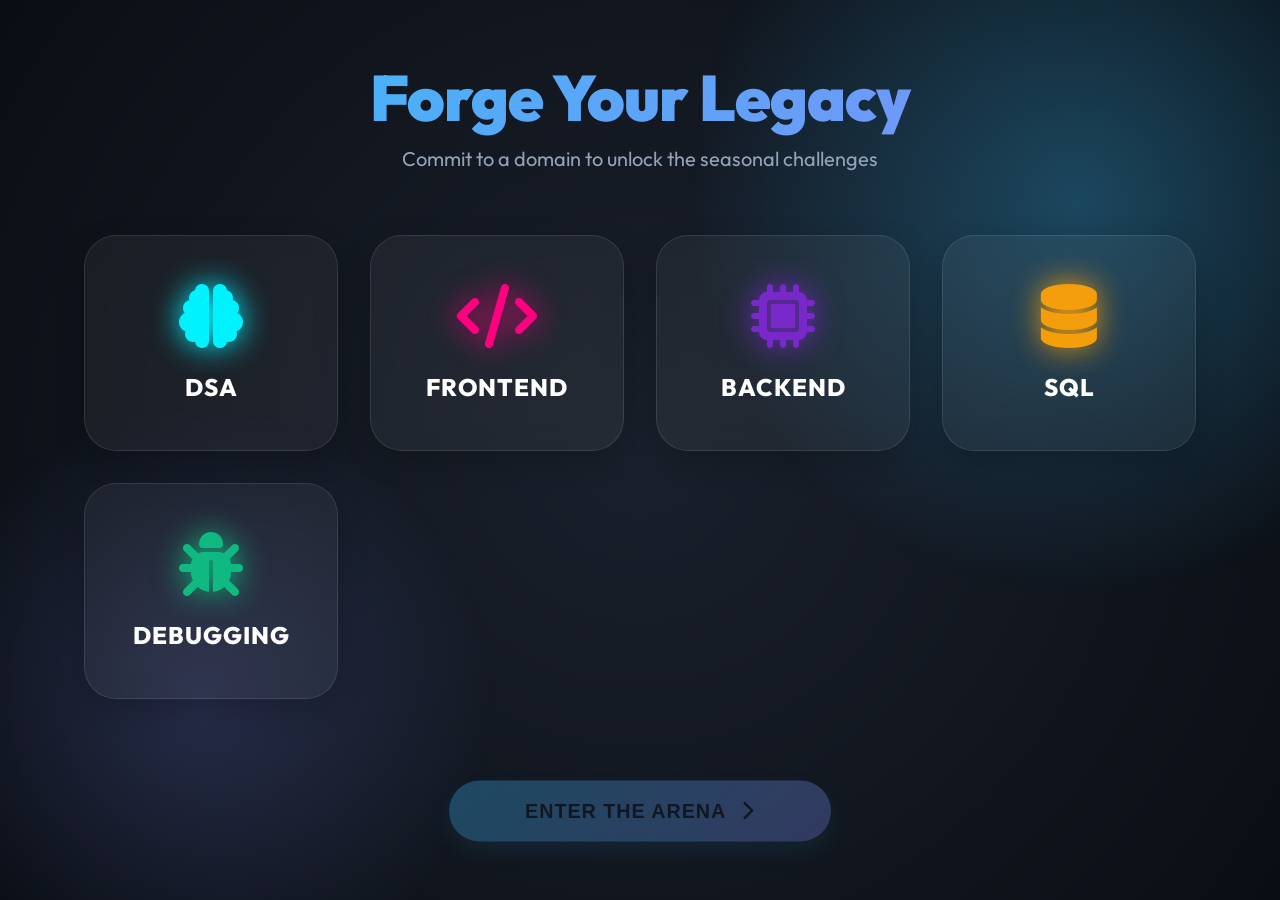
<file: frontend/domain_select.html>
<!DOCTYPE html>
<html lang="en">
<head>
    <meta charset="UTF-8">
    <meta name="viewport" content="width=device-width, initial-scale=1.0">
    <title>SkillForge | Select Your Path</title>
    <link rel="stylesheet" href="styles.css">
    <link rel="stylesheet" href="https://cdnjs.cloudflare.com/ajax/libs/font-awesome/6.5.1/css/all.min.css">
    <style>
        :root {
            --bg-dark: #0a0e14;
            --card-glass: rgba(255, 255, 255, 0.05);
            --accent-dsa: #00f2fe;
            --accent-frontend: #ff0080;
            --accent-backend: #7928ca;
            --accent-sql: #f59e0b;
            --accent-debugging: #10b981;
            --primary-glow: rgba(56, 189, 248, 0.3);
        }

        body {
            background: radial-gradient(circle at center, #1a202c 0%, #0a0e14 100%);
            min-height: 100vh;
            display: flex;
            align-items: center;
            justify-content: center;
            margin: 0;
            font-family: 'Outfit', sans-serif;
            color: #fff;
            overflow-x: hidden;
        }

        .selection-container {
            width: 90%;
            max-width: 1200px;
            text-align: center;
            padding: 40px 20px;
            z-index: 10;
            animation: fadeIn 0.8s ease-out;
        }

        @keyframes fadeIn {
            from { opacity: 0; transform: translateY(20px); }
            to { opacity: 1; transform: translateY(0); }
        }

        h1 {
            font-size: clamp(2.5rem, 5vw, 4rem);
            margin-bottom: 0.5rem;
            background: linear-gradient(135deg, #38bdf8, #818cf8);
            -webkit-background-clip: text;
            background-clip: text;
            -webkit-text-fill-color: transparent;
            font-weight: 900;
            letter-spacing: -1px;
        }

        p.subtitle {
            color: #94a3b8;
            font-size: 1.25rem;
            margin-bottom: 4rem;
            font-weight: 400;
        }

        .domain-grid {
            display: grid;
            grid-template-columns: repeat(auto-fit, minmax(220px, 1fr));
            gap: 2rem;
            perspective: 1000px;
        }

        .domain-card {
            background: var(--card-glass);
            backdrop-filter: blur(12px);
            border: 1px solid rgba(255, 255, 255, 0.1);
            border-radius: 32px;
            padding: 3rem 1.5rem;
            cursor: pointer;
            transition: all 0.5s cubic-bezier(0.19, 1, 0.22, 1);
            display: flex;
            flex-direction: column;
            align-items: center;
            gap: 1.5rem;
            position: relative;
            overflow: hidden;
            box-shadow: 0 10px 30px rgba(0, 0, 0, 0.2);
        }

        .domain-card::after {
            content: '';
            position: absolute;
            inset: 0;
            background: radial-gradient(circle at var(--x, 50%) var(--y, 50%), rgba(255,255,255,0.1) 0%, transparent 50%);
            opacity: 0;
            transition: opacity 0.3s;
        }

        .domain-card:hover::after {
            opacity: 1;
        }

        .domain-card.active {
            border-color: rgba(255, 255, 255, 0.4);
            transform: translateY(-12px) rotateX(5deg);
            background: rgba(255, 255, 255, 0.1);
            box-shadow: 0 25px 50px rgba(0, 0, 0, 0.4);
        }

        .domain-card i {
            font-size: 4rem;
            filter: drop-shadow(0 0 15px currentColor);
            transition: all 0.5s cubic-bezier(0.19, 1, 0.22, 1);
        }

        .domain-card:hover i {
            transform: scale(1.15) rotate(5deg);
        }

        /* Domain Accent Logic */
        .card-dsa:hover, .card-dsa.active { border-color: var(--accent-dsa); box-shadow: 0 0 30px rgba(0, 242, 254, 0.2); }
        .card-dsa i { color: var(--accent-dsa); }

        .card-frontend:hover, .card-frontend.active { border-color: var(--accent-frontend); box-shadow: 0 0 30px rgba(255, 0, 128, 0.2); }
        .card-frontend i { color: var(--accent-frontend); }

        .card-backend:hover, .card-backend.active { border-color: var(--accent-backend); box-shadow: 0 0 30px rgba(121, 40, 202, 0.2); }
        .card-backend i { color: var(--accent-backend); }

        .card-sql:hover, .card-sql.active { border-color: var(--accent-sql); box-shadow: 0 0 30px rgba(245, 158, 11, 0.2); }
        .card-sql i { color: var(--accent-sql); }

        .card-debugging:hover, .card-debugging.active { border-color: var(--accent-debugging); box-shadow: 0 0 30px rgba(16, 185, 129, 0.2); }
        .card-debugging i { color: var(--accent-debugging); }

        .domain-name {
            font-size: 1.5rem;
            font-weight: 800;
            text-transform: uppercase;
            letter-spacing: 1px;
        }

        .continue-btn {
            margin-top: 5rem;
            padding: 1.25rem 5rem;
            font-size: 1.3rem;
            font-weight: 800;
            border-radius: 100px;
            border: none;
            background: linear-gradient(135deg, #38bdf8, #818cf8);
            color: #0f172a;
            cursor: pointer;
            transition: all 0.4s cubic-bezier(0.19, 1, 0.22, 1);
            box-shadow: 0 10px 25px rgba(56, 189, 248, 0.3);
            text-transform: uppercase;
            letter-spacing: 1px;
            opacity: 0.3;
            pointer-events: none;
            transform: scale(0.95);
        }

        .continue-btn.ready {
            opacity: 1;
            pointer-events: auto;
            transform: scale(1);
        }

        .continue-btn:hover {
            transform: translateY(-4px) scale(1.05);
            box-shadow: 0 20px 40px rgba(56, 189, 248, 0.4);
        }

        /* Ambient Background Background */
        .ambient-glow {
            position: fixed;
            width: 800px;
            height: 800px;
            background: radial-gradient(circle, var(--primary-glow) 0%, transparent 70%);
            top: -200px;
            right: -200px;
            border-radius: 50%;
            z-index: -1;
            pointer-events: none;
        }

        .ambient-glow-2 {
            position: fixed;
            width: 600px;
            height: 600px;
            background: radial-gradient(circle, rgba(129, 140, 248, 0.2) 0%, transparent 70%);
            bottom: -100px;
            left: -100px;
            border-radius: 50%;
            z-index: -1;
            pointer-events: none;
        }

        @media (max-width: 768px) {
            .domain-grid {
                grid-template-columns: 1fr 1fr;
            }
            h1 { font-size: 2.2rem; }
        }
    </style>
</head>
<body>
    <div class="ambient-glow"></div>
    <div class="ambient-glow-2"></div>

    <div class="selection-container">
        <h1>Forge Your Legacy</h1>
        <p class="subtitle">Commit to a domain to unlock the seasonal challenges</p>
        
        <div class="domain-grid">
            <div class="domain-card card-dsa" data-domain="dsa">
                <i class="fas fa-brain"></i>
                <span class="domain-name">DSA</span>
            </div>
            <div class="domain-card card-frontend" data-domain="frontend">
                <i class="fas fa-code"></i>
                <span class="domain-name">Frontend</span>
            </div>
            <div class="domain-card card-backend" data-domain="backend">
                <i class="fas fa-microchip"></i>
                <span class="domain-name">Backend</span>
            </div>
            <div class="domain-card card-sql" data-domain="sql">
                <i class="fas fa-database"></i>
                <span class="domain-name">SQL</span>
            </div>
            <div class="domain-card card-debugging" data-domain="debugging">
                <i class="fas fa-bug"></i>
                <span class="domain-name">Debugging</span>
            </div>
        </div>

        <button id="continueBtn" class="continue-btn">
            Enter the Arena <i class="fas fa-chevron-right" style="margin-left: 10px;"></i>
        </button>
    </div>

    <script>
        const cards = document.querySelectorAll('.domain-card');
        const btn = document.getElementById('continueBtn');
        let selectedDomain = null;

        // Interactive mouse tracking for glass effect
        cards.forEach(card => {
            card.addEventListener('mousemove', e => {
                const rect = card.getBoundingClientRect();
                const x = ((e.clientX - rect.left) / rect.width) * 100;
                const y = ((e.clientY - rect.top) / rect.height) * 100;
                card.style.setProperty('--x', `${x}%`);
                card.style.setProperty('--y', `${y}%`);
            });

            card.addEventListener('click', () => {
                cards.forEach(c => c.classList.remove('active'));
                card.classList.add('active');
                selectedDomain = card.dataset.domain;
                btn.classList.add('ready');
                
                // Haptic-like feedback animation
                card.animate([
                    { transform: 'scale(1)' },
                    { transform: 'scale(0.95)' },
                    { transform: 'scale(1.05)' },
                    { transform: 'scale(1)' }
                ], { duration: 300, easing: 'ease-out' });
            });
        });

        btn.addEventListener('click', async () => {
            if (!selectedDomain) return;

            const token = localStorage.getItem('skillforge_token');
            if (!token) {
                // If by some reason token is lost, go back to index to auth
                window.location.href = '/';
                return;
            }

            try {
                const response = await fetch('/api/v1/auth/select-domain/', {
                    method: 'POST',
                    headers: {
                        'Content-Type': 'application/json',
                        'Authorization': `Bearer ${token}`
                    },
                    body: JSON.stringify({ domain: selectedDomain })
                });

                if (response.ok) {
                    localStorage.setItem('skillforge_domain', selectedDomain);
                    window.location.href = '/'; // Go back to main game
                } else {
                    const data = await response.json();
                    alert(data.error || 'Failed to select domain');
                }
            } catch (err) {
                console.error(err);
                alert('Connection error. Please try again.');
            }
        });
    </script>
</body>
</html>
</file>
<file: frontend/styles.css>
/* ═══════════════════════════════════════════════
   SkillForge — Production Grade Game UI v4.0
   Candy Crush inspired, dark premium theme
   ═══════════════════════════════════════════════ */

@import url('https://fonts.googleapis.com/css2?family=Outfit:wght@300;400;600;700;800;900&family=JetBrains+Mono:wght@400;500;600;700&display=swap');

/* ── Design Tokens ─────────────────────────── */
:root {
    --bg-void: #0a0e1a;
    --bg-surface: #111827;
    --bg-card: #1a2236;
    --bg-elevated: #1f2a42;
    --border-subtle: rgba(255,255,255,0.06);
    --border-glow: rgba(56,189,248,0.2);

    --cyan: #38bdf8;
    --cyan-dim: rgba(56,189,248,0.15);
    --purple: #a78bfa;
    --purple-dim: rgba(167,139,250,0.15);
    --green: #4ade80;
    --green-dim: rgba(74,222,128,0.15);
    --amber: #fbbf24;
    --amber-dim: rgba(251,191,36,0.15);
    --red: #f87171;
    --red-dim: rgba(248,113,113,0.15);
    --pink: #f472b6;

    --text-primary: #f1f5f9;
    --text-secondary: #94a3b8;
    --text-muted: #64748b;

    --font: 'Outfit', system-ui, -apple-system, sans-serif;
    --mono: 'JetBrains Mono', 'Cascadia Code', 'Fira Code', monospace;

    --radius-sm: 8px;
    --radius-md: 12px;
    --radius-lg: 20px;
    --radius-xl: 28px;

    --shadow-sm: 0 2px 8px rgba(0,0,0,0.3);
    --shadow-md: 0 8px 30px rgba(0,0,0,0.4);
    --shadow-lg: 0 20px 60px rgba(0,0,0,0.6);
    --shadow-glow-cyan: 0 0 30px rgba(56,189,248,0.3);
    --shadow-glow-purple: 0 0 30px rgba(167,139,250,0.3);
    --shadow-glow-green: 0 0 25px rgba(74,222,128,0.25);
    --shadow-glow-amber: 0 0 25px rgba(251,191,36,0.3);

    --transition: 0.3s cubic-bezier(0.4, 0, 0.2, 1);
    --bounce: 0.5s cubic-bezier(0.175, 0.885, 0.32, 1.275);

    /* Dynamic Theme (Defaults to DSA) */
    --theme-primary: var(--green);
    --theme-dim: var(--green-dim);
    --theme-glow: var(--shadow-glow-green);
}

.theme-dsa { --theme-primary: var(--green); --theme-dim: var(--green-dim); --theme-glow: var(--shadow-glow-green); }
.theme-frontend { --theme-primary: var(--cyan); --theme-dim: var(--cyan-dim); --theme-glow: var(--shadow-glow-cyan); }
.theme-backend { --theme-primary: var(--purple); --theme-dim: var(--purple-dim); --theme-glow: var(--shadow-glow-purple); }
.theme-sql { --theme-primary: #3b82f6; --theme-dim: rgba(59,130,246,0.15); --theme-glow: 0 0 25px rgba(59,130,246,0.4); }
.theme-debugging { --theme-primary: var(--red); --theme-dim: var(--red-dim); --theme-glow: var(--shadow-glow-red); }

/* ── Reset ─────────────────────────────────── */
*, *::before, *::after { box-sizing: border-box; margin: 0; padding: 0; }

body {
    font-family: var(--font);
    background: var(--bg-void);
    color: var(--text-primary);
    overflow: hidden;
    height: 100vh;
    width: 100vw;
    background-image:
        radial-gradient(ellipse at 15% 10%, rgba(56,189,248,0.04) 0%, transparent 50%),
        radial-gradient(ellipse at 85% 90%, rgba(167,139,250,0.04) 0%, transparent 50%);
}

::-webkit-scrollbar { width: 6px; }
::-webkit-scrollbar-track { background: transparent; }
::-webkit-scrollbar-thumb { background: rgba(255,255,255,0.1); border-radius: 3px; }
::-webkit-scrollbar-thumb:hover { background: rgba(255,255,255,0.2); }

/* ══════════════════════════════════════════════
   HUD (Top Navigation Bar)
   ══════════════════════════════════════════════ */
.game-hud {
    height: 64px;
    background: rgba(10,14,26,0.95);
    backdrop-filter: blur(20px);
    border-bottom: 1px solid var(--border-subtle);
    display: flex;
    align-items: center;
    justify-content: space-between;
    padding: 0 1.5rem;
    z-index: 100;
    position: relative;
}

.hud-left { display: flex; align-items: center; gap: 1rem; }

.brand {
    font-size: 1.4rem;
    font-weight: 900;
    letter-spacing: -0.5px;
    cursor: pointer;
    transition: var(--transition);
}
.brand span { color: var(--cyan); }
.brand:hover { transform: scale(1.05); }

.hud-center {
    display: flex;
    gap: 0.5rem;
    background: var(--bg-surface);
    padding: 0.4rem 1rem;
    border-radius: 50px;
    border: 1px solid var(--border-subtle);
}

.stat-badge {
    display: flex;
    align-items: center;
    gap: 0.5rem;
    padding: 0.3rem 0.8rem;
    border-radius: 30px;
    font-weight: 700;
    font-size: 1rem;
    transition: var(--bounce);
}

.stat-lives i { color: var(--red); animation: heartbeat 1.5s infinite; }
.stat-coins i { color: var(--amber); }
.stat-xp i { color: var(--cyan); }
.xp-label { font-size: 0.7rem; color: var(--text-secondary); font-weight: 600; }

@keyframes heartbeat {
    0%, 100% { transform: scale(1); }
    15% { transform: scale(1.2); }
    30% { transform: scale(1); }
}

.stat-badge.bounce {
    animation: statBounce 0.5s cubic-bezier(0.175, 0.885, 0.32, 1.275);
}
@keyframes statBounce {
    0% { transform: scale(1); }
    40% { transform: scale(1.35); filter: brightness(1.5); }
    100% { transform: scale(1); }
}

.hud-right { display: flex; align-items: center; gap: 0.8rem; }

.season-tag {
    font-size: 0.7rem;
    font-weight: 800;
    letter-spacing: 1px;
    color: var(--purple);
    background: var(--purple-dim);
    padding: 0.3rem 0.8rem;
    border-radius: 4px;
    text-transform: uppercase;
}

.hud-btn {
    background: var(--bg-elevated);
    border: 1px solid var(--border-subtle);
    color: var(--text-primary);
    padding: 0.4rem 1rem;
    border-radius: var(--radius-sm);
    font-family: var(--font);
    font-weight: 600;
    font-size: 0.85rem;
    cursor: pointer;
    transition: var(--transition);
}
.hud-btn:hover {
    background: var(--cyan-dim);
    border-color: var(--cyan);
    color: var(--cyan);
}

/* ══════════════════════════════════════════════
   GAME STAGE (View Container)
   ══════════════════════════════════════════════ */
#game-stage {
    height: calc(100vh - 64px);
    position: relative;
    overflow: hidden;
}

.view {
    position: absolute;
    top: 0; left: 0;
    width: 100%; height: 100%;
    opacity: 0;
    pointer-events: none;
    transition: opacity 0.4s ease, transform 0.4s ease;
    transform: translateY(20px);
}

.view.active {
    opacity: 1;
    pointer-events: all;
    transform: translateY(0);
}

/* ══════════════════════════════════════════════
   LEVEL MAP (Candy Crush Winding Path)
   ══════════════════════════════════════════════ */
#view-map {
    overflow-y: auto;
    overflow-x: hidden;
    scroll-behavior: smooth;
}

.map-bg-layer {
    position: fixed;
    top: 0; left: 0;
    width: 100%; height: 100%;
    background:
        radial-gradient(ellipse at 30% 20%, rgba(56,189,248,0.06) 0%, transparent 50%),
        radial-gradient(ellipse at 70% 80%, rgba(167,139,250,0.06) 0%, transparent 50%),
        radial-gradient(ellipse at 50% 50%, rgba(74,222,128,0.03) 0%, transparent 60%);
    pointer-events: none;
    z-index: 0;
}

.map-container {
    position: relative;
    z-index: 1;
    max-width: 700px;
    margin: 0 auto;
    padding: 2rem 1rem 6rem;
}

.map-header {
    text-align: center;
    padding: 2rem 0 3rem;
}
.map-header h1 {
    font-size: 2rem;
    font-weight: 900;
    background: linear-gradient(135deg, var(--cyan), var(--purple));
    -webkit-background-clip: text;
    -webkit-text-fill-color: transparent;
    background-clip: text;
    margin-bottom: 0.5rem;
}
.map-header p {
    color: var(--text-secondary);
    font-size: 0.95rem;
}

.map-path {
    display: flex;
    flex-direction: column;
    align-items: center;
    gap: 0.5rem;
    padding-bottom: 4rem;
}

/* ── Map Row (zigzag) ── */
.map-row {
    display: flex;
    align-items: center;
    width: 100%;
    position: relative;
}

.map-row .map-connector {
    flex: 1;
    height: 3px;
    background: var(--border-subtle);
    position: relative;
}
.map-row .map-connector.active {
    background: linear-gradient(90deg, var(--cyan), var(--purple));
    box-shadow: 0 0 8px rgba(56,189,248,0.3);
}

/* ── Level Node ── */
.lvl-node {
    width: 72px;
    height: 72px;
    border-radius: 50%;
    display: flex;
    flex-direction: column;
    align-items: center;
    justify-content: center;
    position: relative;
    cursor: pointer;
    transition: all var(--transition);
    z-index: 2;
    background: var(--bg-surface);
    box-shadow: 
        inset 0 -4px 0 rgba(0,0,0,0.3),
        0 4px 15px rgba(0,0,0,0.4);
    transform: translateZ(0);
}

.lvl-node::before {
    content: '';
    position: absolute;
    top: 5px; left: 10px; right: 10px;
    height: 30%;
    background: linear-gradient(180deg, rgba(255,255,255,0.15), transparent);
    border-radius: 50% 50% 20% 20%;
    pointer-events: none;
}

.lvl-node .node-num {
    font-weight: 800;
    font-size: 1.1rem;
    line-height: 1;
}

.lvl-node .node-stars {
    display: flex;
    gap: 1px;
    margin-top: 2px;
}
.lvl-node .node-stars i {
    font-size: 0.5rem;
}

/* Locked */
.lvl-node.locked {
    background: var(--bg-surface);
    border-color: var(--border-subtle);
    color: var(--text-muted);
    cursor: not-allowed;
    opacity: 0.5;
}
.lvl-node.locked .node-num { color: var(--text-muted); }

/* Unlocked (available) */
.lvl-node.unlocked {
    background: linear-gradient(135deg, var(--theme-primary), var(--bg-card));
    border: 2px solid rgba(255,255,255,0.3);
    color: #fff;
    box-shadow: 
        inset 0 -6px 0 rgba(0,0,0,0.2),
        var(--theme-glow);
    animation: nodeGlow 2.5s ease-in-out infinite;
}

@keyframes nodeGlow {
    0%, 100% { box-shadow: 0 0 15px rgba(56,189,248,0.3); transform: scale(1); }
    50% { box-shadow: 0 0 30px rgba(56,189,248,0.6); transform: scale(1.05); }
}

.lvl-node.unlocked:hover {
    transform: scale(1.15);
    box-shadow: 0 0 40px rgba(56,189,248,0.7);
}

/* Current (next to play) */
.lvl-node.current {
    background: linear-gradient(135deg, var(--theme-primary), #fff);
    border: 3px solid #fff;
    color: var(--bg-void);
    box-shadow: 
        0 0 40px var(--theme-primary),
        0 0 80px var(--theme-dim);
    animation: currentPulse 1.5s ease-in-out infinite;
    transform: scale(1.15);
}

@keyframes currentPulse {
    0%, 100% { box-shadow: 0 0 30px rgba(56,189,248,0.4), 0 0 50px rgba(167,139,250,0.2); }
    50% { box-shadow: 0 0 50px rgba(56,189,248,0.7), 0 0 80px rgba(167,139,250,0.4); transform: scale(1.2); }
}

.lvl-node.current::after {
    content: "NEXT";
    position: absolute;
    top: -28px;
    font-size: 0.6rem;
    font-weight: 900;
    letter-spacing: 2px;
    color: var(--amber);
    background: rgba(251,191,36,0.15);
    padding: 2px 10px;
    border-radius: 10px;
    animation: badgeBob 1.5s ease-in-out infinite;
}
@keyframes badgeBob {
    0%, 100% { transform: translateY(0); }
    50% { transform: translateY(-4px); }
}

/* Completed */
.lvl-node.completed {
    background: var(--bg-elevated);
    border-color: var(--green);
    color: var(--green);
    box-shadow: 0 0 10px rgba(74,222,128,0.15);
}
.lvl-node.completed:hover {
    transform: scale(1.1);
    box-shadow: var(--shadow-glow-green);
}
.lvl-node.completed .node-stars .filled { color: var(--amber); }
.lvl-node.completed .node-stars .empty { color: var(--text-muted); opacity: 0.3; }

/* Vertical connector between rows */
.map-vconnector {
    width: 3px;
    height: 30px;
    margin: 0 auto;
    background: var(--border-subtle);
}
.map-vconnector.active {
    background: linear-gradient(180deg, var(--cyan), var(--purple));
    box-shadow: 0 0 6px rgba(56,189,248,0.3);
}

/* ══════════════════════════════════════════════
   CODING FORGE (Split Layout)
   ══════════════════════════════════════════════ */
.forge-layout {
    height: 100%;
    display: grid;
    grid-template-columns: 340px 1fr;
}

/* ── Sidebar ── */
.forge-sidebar {
    background: var(--bg-surface);
    border-right: 1px solid var(--border-subtle);
    padding: 1.5rem;
    display: flex;
    flex-direction: column;
    gap: 1.2rem;
    overflow-y: auto;
}

.quest-header {
    display: flex;
    justify-content: space-between;
    align-items: center;
}
.quest-label {
    font-size: 0.7rem;
    font-weight: 800;
    letter-spacing: 2px;
    color: var(--text-secondary);
    text-transform: uppercase;
}
.quest-tier {
    font-size: 0.65rem;
    font-weight: 800;
    padding: 0.25rem 0.7rem;
    border-radius: 4px;
    text-transform: uppercase;
    letter-spacing: 1px;
}
.quest-tier.beginner { background: var(--green-dim); color: var(--green); }
.quest-tier.elementary { background: var(--cyan-dim); color: var(--cyan); }
.quest-tier.intermediate { background: var(--amber-dim); color: var(--amber); }
.quest-tier.advanced { background: var(--purple-dim); color: var(--purple); }
.quest-tier.expert { background: var(--red-dim); color: var(--red); }

.quest-title {
    font-size: 1.3rem;
    font-weight: 800;
    line-height: 1.3;
    color: var(--text-primary);
}

.quest-description {
    font-size: 0.9rem;
    line-height: 1.6;
    color: var(--text-secondary);
    background: rgba(0,0,0,0.2);
    backdrop-filter: blur(4px);
    padding: 1rem;
    border-radius: var(--radius-sm);
    border: 1px solid var(--border-glow);
    max-height: 150px;
    overflow-y: auto;
}

.forge-stat-block {
    display: flex;
    align-items: center;
    gap: 1rem;
    padding: 0.8rem 1rem;
    background: var(--bg-card);
    border-radius: var(--radius-sm);
    border: 1px solid var(--border-subtle);
}
.stat-icon {
    width: 36px; height: 36px;
    display: flex; align-items: center; justify-content: center;
    border-radius: 8px;
    font-size: 1rem;
}
.forge-stat-block:nth-child(4) .stat-icon { background: var(--cyan-dim); color: var(--cyan); }
.forge-stat-block:nth-child(5) .stat-icon { background: var(--red-dim); color: var(--red); }

.stat-info { display: flex; flex-direction: column; }
.stat-label { font-size: 0.7rem; font-weight: 700; color: var(--text-muted); text-transform: uppercase; letter-spacing: 1px; }
.stat-value { font-family: var(--mono); font-size: 1.3rem; font-weight: 700; color: var(--text-primary); }

.stat-value.timer { color: var(--cyan); text-shadow: 0 0 10px rgba(56,189,248,0.3); }
.stat-value.timer.danger {
    color: var(--red);
    text-shadow: 0 0 15px rgba(248,113,113,0.5);
    animation: timerFlash 0.5s ease infinite alternate;
}
@keyframes timerFlash {
    from { opacity: 0.6; }
    to { opacity: 1; }
}

.hearts-display { display: flex; gap: 4px; }
.heart-icon { font-size: 1.2rem; transition: all 0.3s; }
.heart-icon.active { color: var(--red); }
.heart-icon.lost { color: var(--text-muted); opacity: 0.2; transform: scale(0.8); }
.heart-icon.breaking {
    animation: heartBreak 0.5s ease forwards;
}
@keyframes heartBreak {
    0% { transform: scale(1); color: var(--red); }
    50% { transform: scale(1.3) rotate(15deg); color: var(--red); }
    100% { transform: scale(0.8); color: var(--text-muted); opacity: 0.2; }
}

/* ── Powers ── */
.powers-section {
    margin-top: auto;
    padding-top: 1rem;
    border-top: 1px solid var(--border-subtle);
}
.powers-label {
    font-size: 0.7rem;
    font-weight: 800;
    letter-spacing: 2px;
    color: var(--text-secondary);
    text-transform: uppercase;
    display: block;
    margin-bottom: 0.8rem;
}

.power-grid {
    display: grid;
    grid-template-columns: repeat(3, 1fr);
    gap: 0.5rem;
}

.power-btn {
    display: flex; flex-direction: column;
    align-items: center; gap: 0.2rem;
    padding: 0.6rem 0.3rem;
    background: var(--bg-card);
    border: 1px solid var(--border-subtle);
    border-radius: var(--radius-sm);
    color: var(--text-primary);
    font-family: var(--font);
    cursor: pointer;
    transition: all var(--transition);
    position: relative;
    overflow: hidden;
}
.power-btn::before {
    content: '';
    position: absolute;
    inset: 0;
    background: radial-gradient(circle at center, rgba(56,189,248,0.15), transparent 70%);
    opacity: 0;
    transition: opacity 0.3s;
}
.power-btn:hover::before { opacity: 1; }
.power-btn:hover {
    border-color: var(--cyan);
    transform: translateY(-2px);
    box-shadow: var(--shadow-glow-cyan);
}
.power-btn:active { transform: scale(0.95); }
.power-btn.disabled {
    opacity: 0.3;
    cursor: not-allowed;
    pointer-events: none;
}

.power-icon { font-size: 1.2rem; }
.power-name { font-size: 0.65rem; font-weight: 700; }
.power-cost { font-size: 0.55rem; color: var(--amber); font-weight: 600; }

.power-btn.used {
    animation: powerFlash 0.6s ease;
}
@keyframes powerFlash {
    0% { background: var(--bg-card); }
    30% { background: rgba(56,189,248,0.3); box-shadow: 0 0 30px rgba(56,189,248,0.5); }
    100% { background: var(--bg-card); }
}

/* ── Particles & Sparks ── */
.spark {
    position: fixed;
    width: 6px; height: 6px;
    border-radius: 50%;
    pointer-events: none;
    z-index: 1000;
    animation: sparkAnim 0.8s ease-out forwards;
}
@keyframes sparkAnim {
    0% { transform: scale(1) translate(0, 0); opacity: 1; }
    100% { transform: scale(0) translate(var(--sx), var(--sy)); opacity: 0; }
}

/* ── Floating XP/Coins ── */
.floating-stat {
    position: fixed;
    font-weight: 900;
    font-size: 1.2rem;
    pointer-events: none;
    z-index: 1100;
    animation: floatUp 1.2s ease-out forwards;
    text-shadow: 0 0 10px rgba(0,0,0,0.5);
}
.floating-stat.xp { color: var(--cyan); }
.floating-stat.coins { color: var(--amber); }

@keyframes floatUp {
    0% { transform: translateY(0); opacity: 0; }
    20% { opacity: 1; }
    100% { transform: translateY(-80px); opacity: 0; }
}

/* ── Glassmorphism Overhaul ── */
.forge-sidebar, .terminal-pane, .workspace-toolbar {
    background: rgba(17, 24, 39, 0.7) !important;
    backdrop-filter: blur(12px);
}

.editor-pane {
    background: rgba(13, 17, 23, 0.8) !important;
}

/* ── Reward Splash ── */
.reward-splash {
    position: absolute;
    top: 50%; left: 50%;
    transform: translate(-50%, -50%);
    width: 100%;
    display: flex;
    justify-content: center;
    gap: 2rem;
    pointer-events: none;
    z-index: 600;
}
.splash-item {
    font-size: 3rem;
    font-weight: 900;
    color: #fff;
    text-shadow: 0 0 30px var(--theme-primary);
    opacity: 0;
    animation: splashIn 0.8s cubic-bezier(0.175, 0.885, 0.32, 1.275) forwards;
}
@keyframes splashIn {
    0% { transform: scale(0) rotate(-20deg); opacity: 0; }
    50% { transform: scale(1.2) rotate(10deg); opacity: 1; }
    100% { transform: scale(1) rotate(0); opacity: 1; }
}

/* ── Workspace ── */
.forge-workspace {
    display: flex;
    flex-direction: column;
    background: var(--bg-void);
}

.workspace-toolbar {
    display: flex;
    justify-content: space-between;
    align-items: center;
    padding: 0.5rem 1.5rem;
    background: var(--bg-surface);
    border-bottom: 1px solid var(--border-subtle);
    min-height: 48px;
}

.toolbar-left {
    display: flex; align-items: center; gap: 1rem;
}
.file-tab {
    font-family: var(--mono);
    font-size: 0.8rem;
    font-weight: 600;
    color: var(--cyan);
    background: var(--cyan-dim);
    padding: 0.3rem 0.8rem;
    border-radius: 6px;
}
.file-tab i { margin-right: 0.3rem; }
.level-indicator {
    font-size: 0.75rem;
    font-weight: 700;
    color: var(--text-muted);
}

.toolbar-actions { display: flex; gap: 0.6rem; }

.btn-action {
    padding: 0.45rem 1.2rem;
    border-radius: var(--radius-sm);
    font-family: var(--font);
    font-weight: 700;
    font-size: 0.8rem;
    cursor: pointer;
    border: 1px solid transparent;
    transition: all var(--transition);
    display: flex; align-items: center; gap: 0.4rem;
}
.btn-action:active { transform: scale(0.95); }

.btn-reset {
    background: transparent;
    border-color: var(--border-subtle);
    color: var(--text-secondary);
}
.btn-reset:hover { border-color: var(--text-secondary); color: var(--text-primary); }

.btn-run {
    background: transparent;
    border-color: var(--purple);
    color: var(--purple);
}
.btn-run:hover {
    background: var(--purple);
    color: #fff;
    box-shadow: var(--shadow-glow-purple);
}

.btn-submit {
    background: linear-gradient(135deg, var(--cyan), #0ea5e9);
    border: none;
    color: #fff;
}
.btn-submit:hover {
    box-shadow: var(--shadow-glow-cyan);
    transform: translateY(-1px);
}

/* ── Code Editor ── */
.editor-pane {
    flex: 1;
    display: flex;
    overflow: hidden;
    background: #0d1117;
    position: relative;
}

.line-numbers {
    width: 45px;
    background: rgba(0,0,0,0.3);
    padding: 1rem 0;
    text-align: right;
    font-family: var(--mono);
    font-size: 0.85rem;
    line-height: 1.6;
    color: var(--text-muted);
    user-select: none;
    overflow: hidden;
    padding-right: 8px;
    border-right: 1px solid var(--border-subtle);
}

#code-editor {
    flex: 1;
    background: transparent;
    border: none;
    outline: none;
    resize: none;
    padding: 1rem 1.5rem;
    font-family: var(--mono);
    font-size: 0.9rem;
    line-height: 1.6;
    color: #e2e8f0;
    tab-size: 4;
    -moz-tab-size: 4;
    caret-color: var(--cyan);
    overflow-y: auto;
}
#code-editor::placeholder { color: var(--text-muted); }

/* ── Terminal ── */
.terminal-pane {
    height: 180px;
    min-height: 120px;
    background: #0a0f1a;
    border-top: 1px solid var(--border-subtle);
    display: flex;
    flex-direction: column;
}

.terminal-header {
    display: flex;
    justify-content: space-between;
    align-items: center;
    padding: 0.4rem 1rem;
    background: rgba(0,0,0,0.3);
    border-bottom: 1px solid var(--border-subtle);
    font-size: 0.7rem;
    font-weight: 700;
    color: var(--text-muted);
    text-transform: uppercase;
    letter-spacing: 1px;
}
.terminal-header i { color: var(--green); margin-right: 0.4rem; }
.terminal-clear {
    background: transparent;
    border: 1px solid var(--border-subtle);
    color: var(--text-muted);
    font-family: var(--font);
    font-size: 0.65rem;
    padding: 0.15rem 0.5rem;
    border-radius: 4px;
    cursor: pointer;
    transition: var(--transition);
}
.terminal-clear:hover { border-color: var(--text-secondary); color: var(--text-secondary); }

.terminal-content {
    flex: 1;
    padding: 0.8rem 1rem;
    font-family: var(--mono);
    font-size: 0.82rem;
    line-height: 1.6;
    color: var(--green);
    white-space: pre-wrap;
    word-break: break-word;
    overflow-y: auto;
    margin: 0;
}

/* ══════════════════════════════════════════════
   MODALS & OVERLAYS
   ══════════════════════════════════════════════ */
.modal-overlay {
    position: fixed;
    inset: 0;
    background: rgba(0,0,0,0.7);
    backdrop-filter: blur(8px);
    display: flex;
    align-items: center;
    justify-content: center;
    z-index: 500;
    opacity: 1;
    transition: opacity 0.3s;
}
.modal-overlay.hidden {
    opacity: 0;
    pointer-events: none;
}

.modal-card {
    background: linear-gradient(160deg, var(--bg-card), var(--bg-surface));
    border: 1px solid var(--border-subtle);
    border-radius: var(--radius-xl);
    padding: 2.5rem;
    max-width: 480px;
    width: 90%;
    text-align: center;
    box-shadow: var(--shadow-lg);
    animation: modalIn 0.4s cubic-bezier(0.175, 0.885, 0.32, 1.275);
}
@keyframes modalIn {
    from { transform: scale(0.8) translateY(30px); opacity: 0; }
    to { transform: scale(1) translateY(0); opacity: 1; }
}

/* ── Result Modal ── */
.result-stars {
    display: flex;
    justify-content: center;
    gap: 1rem;
    margin-bottom: 1.5rem;
}
.result-stars .star {
    font-size: 3rem;
    color: rgba(255,255,255,0.08);
    transition: all 0.5s cubic-bezier(0.175, 0.885, 0.32, 1.275);
}
.result-stars .star.earned {
    color: var(--amber);
    filter: drop-shadow(0 0 12px rgba(251,191,36,0.6));
    transform: scale(1.1);
}
.result-stars .star.earned:nth-child(2) { transition-delay: 0.2s; transform: scale(1.2) translateY(-5px); }
.result-stars .star.earned:nth-child(3) { transition-delay: 0.4s; }

.star.animating {
    animation: starPop 0.6s cubic-bezier(0.175, 0.885, 0.32, 1.275);
}
@keyframes starPop {
    0% { transform: scale(0) rotate(-30deg); }
    60% { transform: scale(1.4) rotate(10deg); }
    100% { transform: scale(1.1) rotate(0); }
}

.result-title {
    font-size: 1.8rem;
    font-weight: 900;
    margin-bottom: 0.5rem;
    background: linear-gradient(135deg, var(--amber), var(--green));
    -webkit-background-clip: text;
    -webkit-text-fill-color: transparent;
    background-clip: text;
}

.result-message {
    color: var(--text-secondary);
    font-size: 0.95rem;
    margin-bottom: 1.5rem;
}

.result-rewards {
    display: flex;
    justify-content: center;
    gap: 1.5rem;
    margin-bottom: 2rem;
}

.reward-item {
    display: flex;
    flex-direction: column;
    align-items: center;
    gap: 0.3rem;
    padding: 0.8rem 1.2rem;
    border-radius: var(--radius-md);
    min-width: 80px;
}
.reward-item i { font-size: 1.3rem; }
.reward-value { font-size: 1.5rem; font-weight: 900; font-family: var(--mono); }
.reward-label { font-size: 0.65rem; font-weight: 700; color: var(--text-muted); text-transform: uppercase; }

.reward-xp { background: var(--cyan-dim); }
.reward-xp i, .reward-xp .reward-value { color: var(--cyan); }
.reward-coins { background: var(--amber-dim); }
.reward-coins i, .reward-coins .reward-value { color: var(--amber); }
.reward-score { background: var(--green-dim); }
.reward-score i, .reward-score .reward-value { color: var(--green); }

.result-actions { display: flex; gap: 0.8rem; justify-content: center; }

.btn-result {
    padding: 0.75rem 1.8rem;
    border-radius: var(--radius-md);
    font-family: var(--font);
    font-weight: 700;
    font-size: 0.95rem;
    cursor: pointer;
    border: none;
    transition: all var(--transition);
    display: flex; align-items: center; gap: 0.5rem;
}
.btn-result:hover { transform: translateY(-2px); }
.btn-result:active { transform: scale(0.97); }

.btn-next {
    background: linear-gradient(135deg, var(--green), #16a34a);
    color: #fff;
    box-shadow: 0 4px 15px rgba(74,222,128,0.3);
}
.btn-next:hover { box-shadow: 0 6px 25px rgba(74,222,128,0.5); }

.btn-retry {
    background: var(--bg-elevated);
    border: 1px solid var(--border-subtle);
    color: var(--text-primary);
}
.btn-retry:hover { border-color: var(--purple); color: var(--purple); }

.btn-map {
    background: var(--bg-elevated);
    border: 1px solid var(--border-subtle);
    color: var(--text-primary);
}

/* ── Fail Modal ── */
.fail-card .fail-icon { font-size: 3.5rem; margin-bottom: 1rem; }
.fail-title {
    font-size: 1.5rem;
    font-weight: 900;
    color: var(--red);
    margin-bottom: 0.5rem;
}
.fail-message { color: var(--text-secondary); margin-bottom: 1rem; }
.fail-stats {
    display: flex;
    flex-direction: column;
    gap: 0.3rem;
    color: var(--text-muted);
    font-size: 0.85rem;
    margin-bottom: 1.5rem;
}

/* ── Loading ── */
.loading-spinner {
    text-align: center;
    color: var(--text-primary);
}
.spinner-forge {
    font-size: 3.5rem;
    animation: forgeHammer 0.8s ease-in-out infinite;
    margin-bottom: 1.5rem;
}
@keyframes forgeHammer {
    0%, 100% { transform: rotate(0deg); }
    50% { transform: rotate(-35deg) scale(1.1); filter: brightness(1.5); }
}
.spinner-bar {
    width: 200px;
    height: 4px;
    background: rgba(255,255,255,0.06);
    border-radius: 10px;
    overflow: hidden;
    margin: 0 auto 1rem;
}
.spinner-fill {
    width: 100%;
    height: 100%;
    background: linear-gradient(90deg, var(--cyan), var(--purple));
    animation: loadSlide 1.5s ease-in-out infinite;
}
@keyframes loadSlide {
    0% { transform: translateX(-100%); }
    100% { transform: translateX(100%); }
}

/* ══════════════════════════════════════════════
   TOAST NOTIFICATIONS
   ══════════════════════════════════════════════ */
.toast-container {
    position: fixed;
    top: 80px;
    right: 20px;
    z-index: 1000;
    display: flex;
    flex-direction: column;
    gap: 0.5rem;
}

.toast {
    padding: 0.8rem 1.2rem;
    border-radius: var(--radius-sm);
    font-size: 0.85rem;
    font-weight: 600;
    color: #fff;
    min-width: 250px;
    max-width: 400px;
    box-shadow: var(--shadow-md);
    animation: toastIn 0.4s ease;
    display: flex; align-items: center; gap: 0.6rem;
}
.toast.success { background: linear-gradient(135deg, #16a34a, #15803d); }
.toast.error { background: linear-gradient(135deg, #dc2626, #b91c1c); }
.toast.info { background: linear-gradient(135deg, #0284c7, #0369a1); }
.toast.warning { background: linear-gradient(135deg, #d97706, #b45309); }

.toast.removing {
    animation: toastOut 0.3s ease forwards;
}

@keyframes toastIn {
    from { transform: translateX(100%); opacity: 0; }
    to { transform: translateX(0); opacity: 1; }
}
@keyframes toastOut {
    from { transform: translateX(0); opacity: 1; }
    to { transform: translateX(100%); opacity: 0; }
}

/* ══════════════════════════════════════════════
   PARTICLE BURST FX
   ══════════════════════════════════════════════ */
.spark {
    position: fixed;
    width: 6px; height: 6px;
    border-radius: 50%;
    pointer-events: none;
    z-index: 9999;
    animation: sparkFly 0.8s ease-out forwards;
}
@keyframes sparkFly {
    0% { transform: translate(0,0) scale(1); opacity: 1; }
    100% { transform: translate(var(--sx), var(--sy)) scale(0); opacity: 0; }
}

/* ══════════════════════════════════════════════
   RESPONSIVE
   ══════════════════════════════════════════════ */
@media (max-width: 900px) {
    .forge-layout {
        grid-template-columns: 1fr;
        grid-template-rows: auto 1fr;
    }
    .forge-sidebar {
        max-height: 200px;
        flex-direction: row;
        flex-wrap: wrap;
        gap: 0.5rem;
        padding: 1rem;
    }
    .powers-section { margin-top: 0; border-top: none; }
    .quest-description { max-height: 60px; }
}

@media (max-width: 600px) {
    .hud-center { gap: 0.3rem; padding: 0.3rem 0.5rem; }
    .stat-badge { padding: 0.2rem 0.4rem; font-size: 0.85rem; }
    .map-container { padding: 1rem 0.5rem 4rem; }
    .lvl-node { width: 56px; height: 56px; }
    .lvl-node .node-num { font-size: 0.9rem; }
}
</file>
